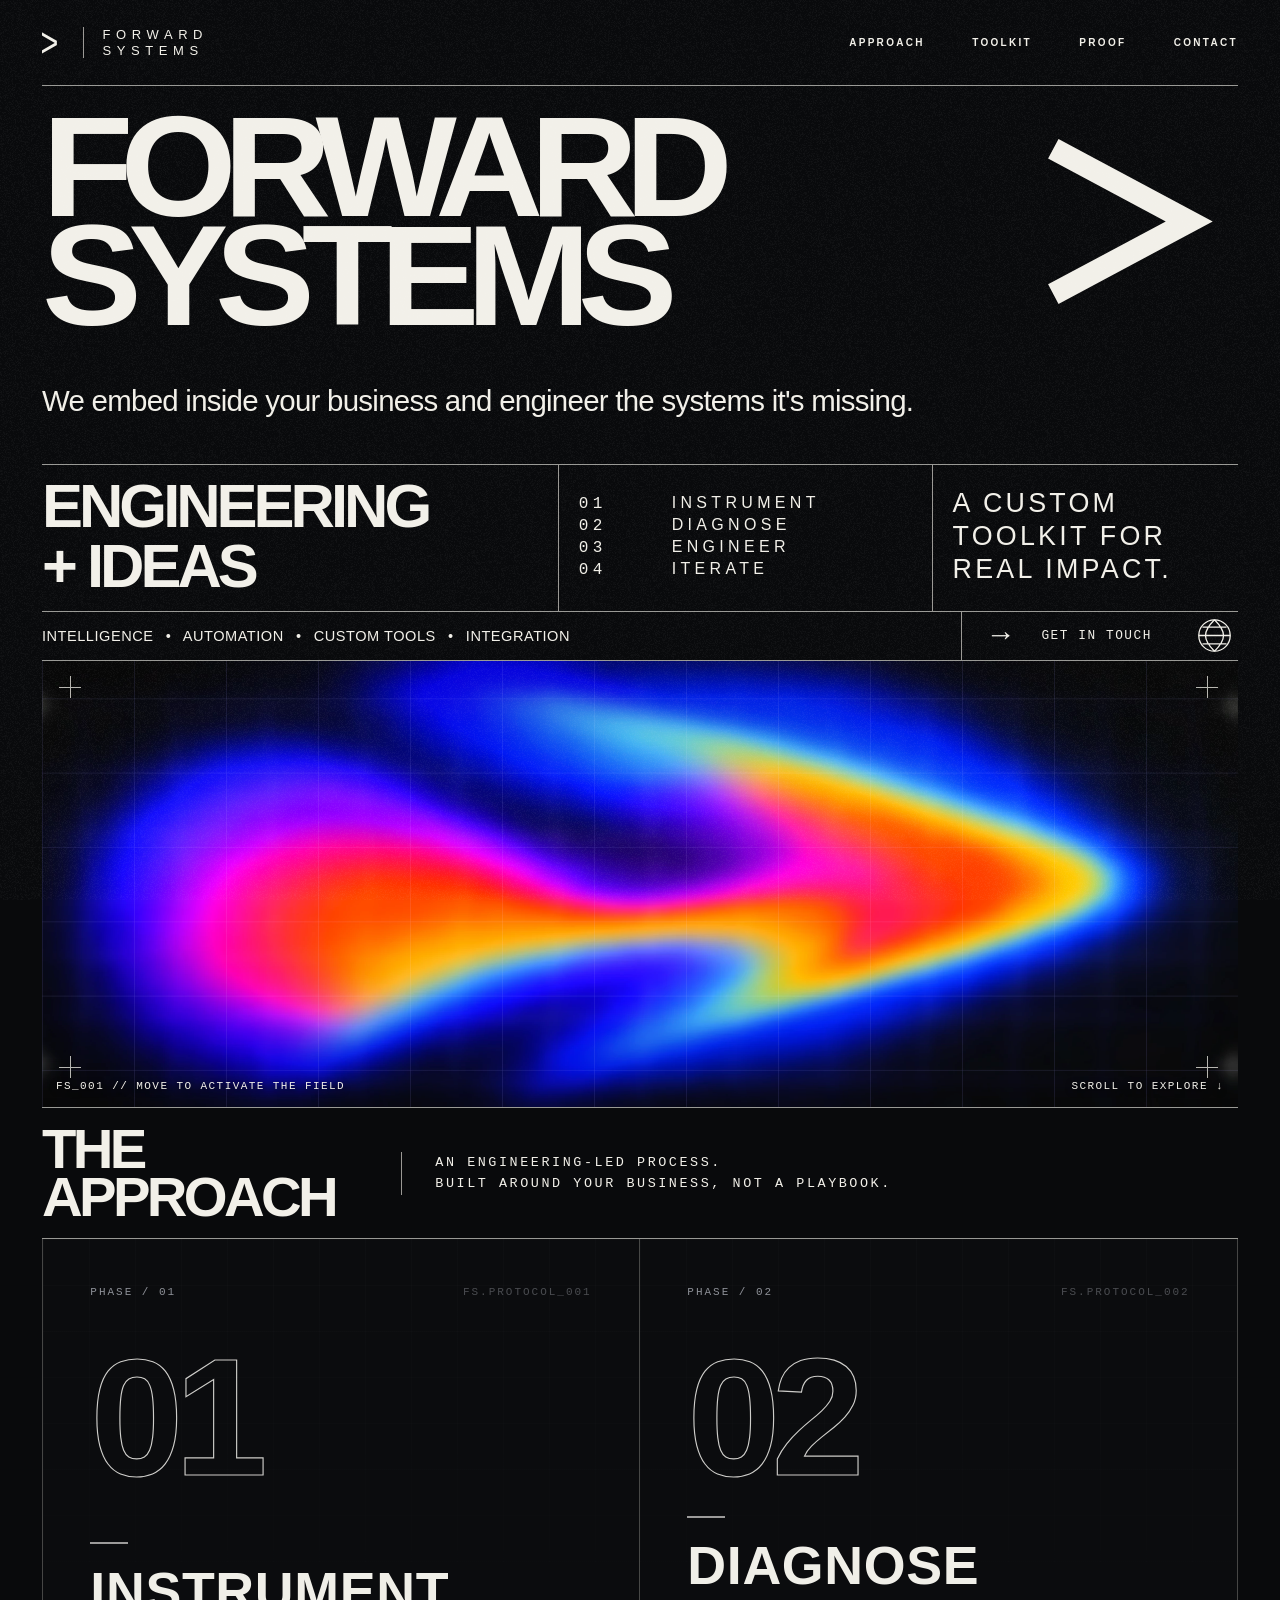
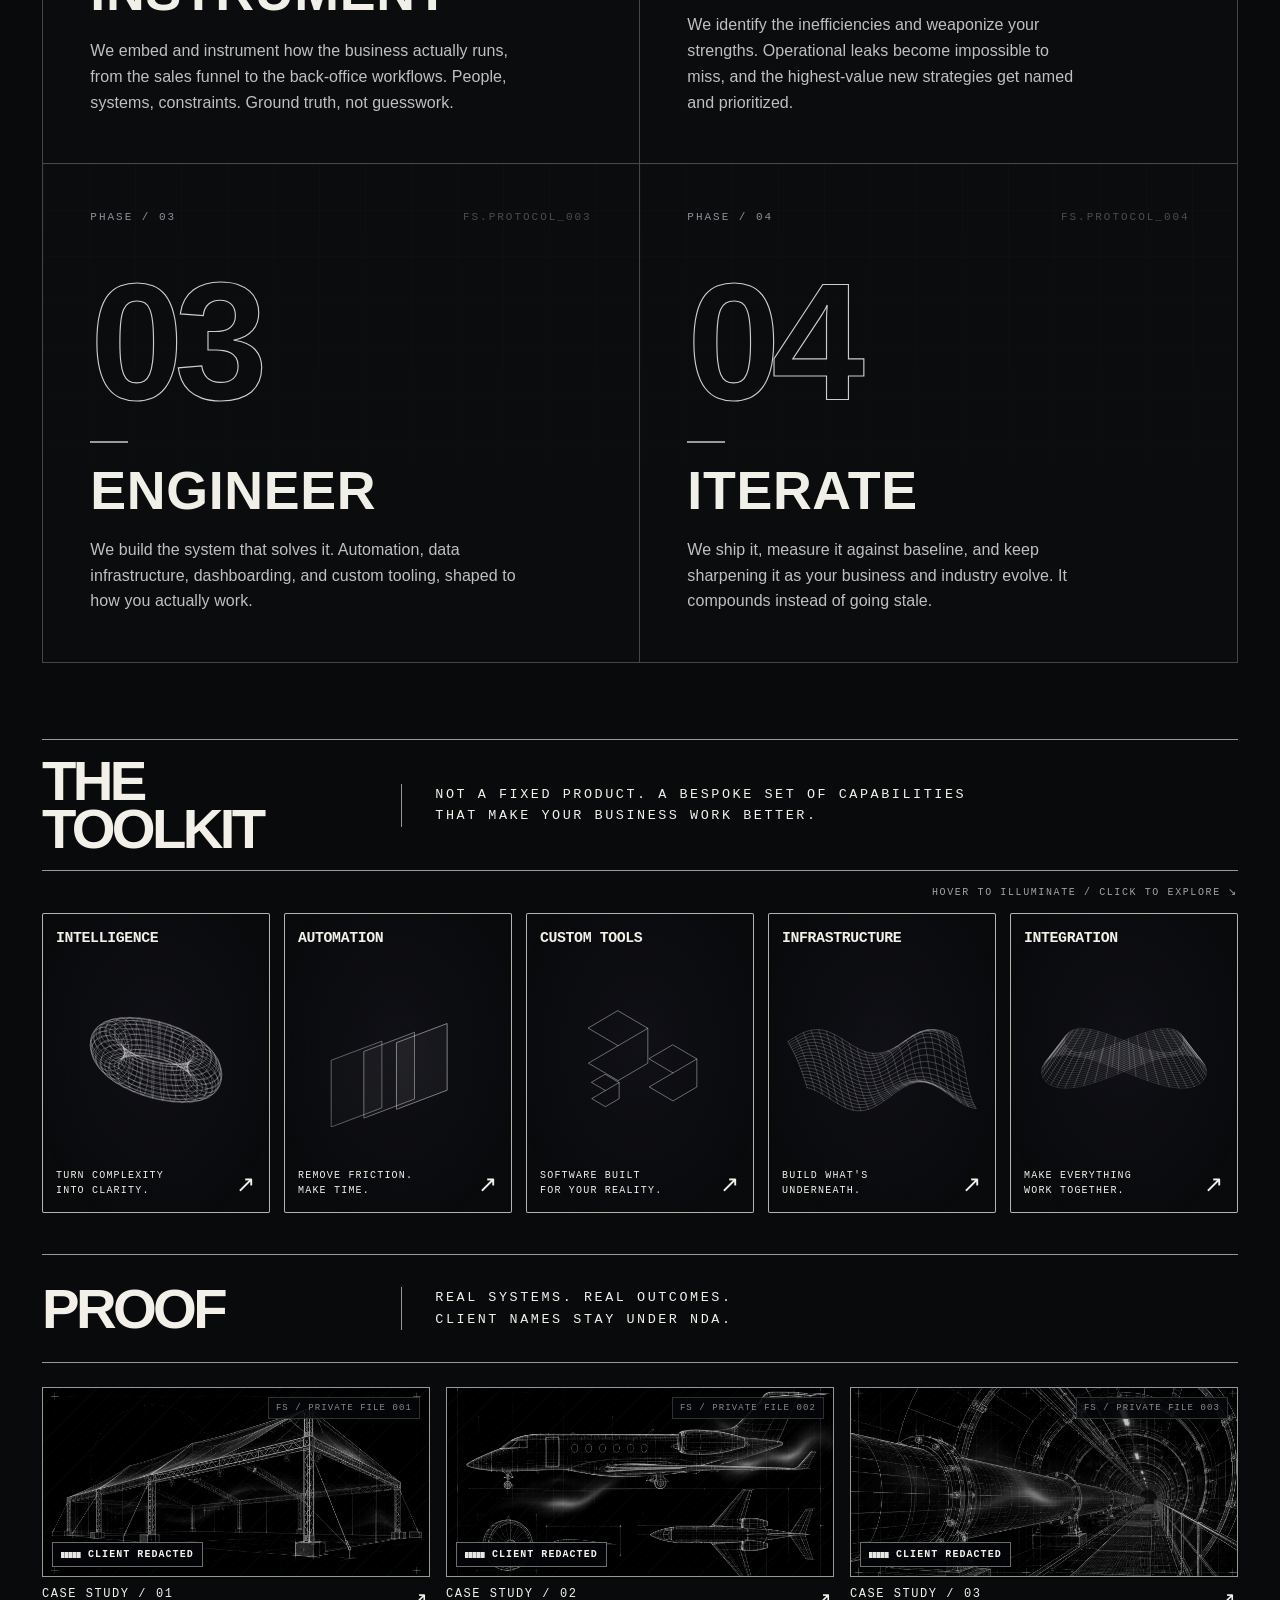
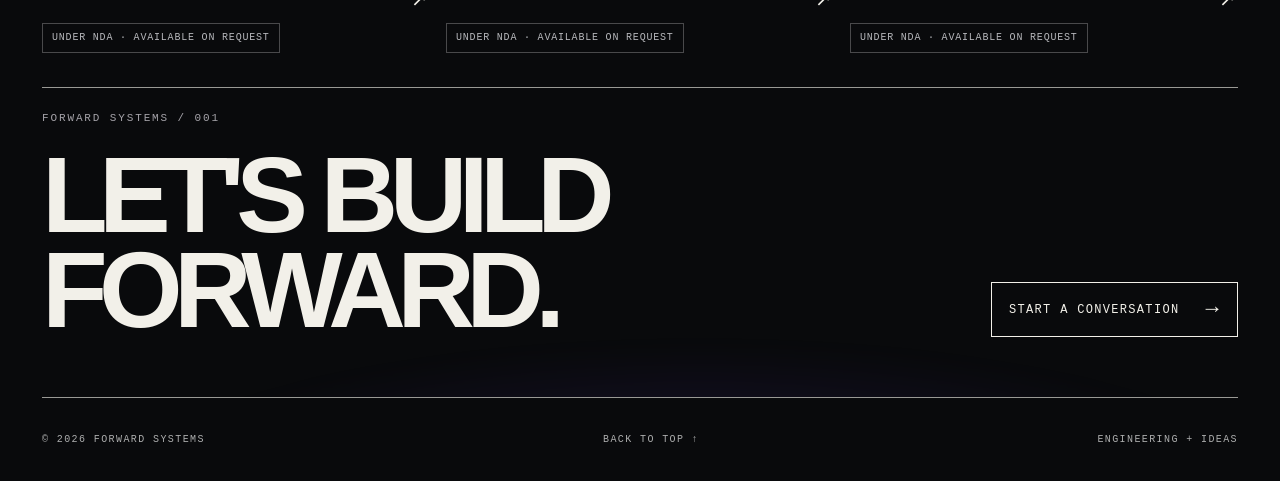
<file: index.html>
<!doctype html>
<html lang="en">
<head>
  <meta charset="utf-8">
  <meta name="viewport" content="width=device-width, initial-scale=1">
  <meta name="theme-color" content="#090a0c">
  <meta name="description" content="Forward Systems embeds inside organizations to find friction and build bespoke technology, tools, and workflows that transform business.">
  <title>Forward Systems | Engineering + Ideas</title>
  <link rel="icon" href="assets/favicon.svg" type="image/svg+xml">
  <link rel="preload" as="image" href="assets/heatmap-hero.webp">
  <link rel="stylesheet" href="styles.css?v=7.2">
  <script src="script.js?v=7.1" defer></script>
  <script src="hero-fluid.js?v=7" defer></script>
</head>
<body>
  <div class="page-wrap" id="top">
    <header class="masthead" aria-label="Main navigation">
      <a class="site-signature" href="#top" aria-label="Forward Systems, home"><span class="micro-chevron" aria-hidden="true">&gt;</span><span class="signature-name">FORWARD<br>SYSTEMS</span></a>
      <nav class="site-links" id="site-links" aria-label="Sections">
        <a href="#approach">APPROACH</a>
        <a href="#toolkit">TOOLKIT</a>
        <a href="#applications">PROOF</a>
        <a href="#contact">CONTACT</a>
      </nav>
      <button class="menu-toggle" id="menu-toggle" type="button" aria-controls="site-links" aria-expanded="false" aria-label="Toggle navigation"><span></span><span></span></button>
    </header>

    <main>
      <section class="splash" aria-labelledby="splash-heading">
        <div class="hero-heading-row">
          <h1 id="splash-heading">FORWARD<br>SYSTEMS</h1>
          <div class="hero-glyph" aria-hidden="true"><svg viewBox="0 0 190 190"><path d="M25 25 L156 95 L25 165" stroke="currentColor" stroke-width="23" stroke-linecap="square" stroke-linejoin="miter" fill="none"/></svg></div>
        </div>
        <p class="hero-positioning">We embed inside your business and engineer the systems it's missing.</p>
        <div class="intro-matrix">
          <div class="intro-main">ENGINEERING<br><span>+ IDEAS</span></div>
          <div class="intro-steps"><span><b>01</b> INSTRUMENT</span><span><b>02</b> DIAGNOSE</span><span><b>03</b> ENGINEER</span><span><b>04</b> ITERATE</span></div>
          <div class="intro-belief">A CUSTOM<br>TOOLKIT FOR<br>REAL IMPACT.</div>
        </div>
        <div class="ticker">
          <span class="ticker-list">INTELLIGENCE <i>•</i> AUTOMATION <i>•</i> CUSTOM TOOLS <i>•</i> INTEGRATION</span>
          <a href="#contact" class="ticker-link"><span aria-hidden="true">→</span> GET IN TOUCH</a>
          <span class="globe" aria-hidden="true"><svg viewBox="0 0 40 40" fill="none" stroke="currentColor" stroke-width="1.4"><circle cx="20" cy="20" r="17"/><path d="M3 20h34M20 3c-13 13-13 21 0 34M20 3c13 13 13 21 0 34M7 11h26M7 29h26"/></svg></span>
        </div>
        <div class="heatmap-stage" id="heatmap-stage" aria-label="Live ultraviolet color field flowing through a technical grid">
          <img class="heatmap-fallback" src="assets/heatmap-hero.webp" alt="An infrared-inspired ribbon of electric blue, orange, and magenta light flowing through a dark geometric grid" fetchpriority="high">
          <canvas class="heatmap-fluid" id="heatmap-fluid" aria-hidden="true"></canvas>
          <div class="heatmap-grid" aria-hidden="true"></div>
          <div class="heatmap-cursor" aria-hidden="true"></div>
          <span class="heatmap-corner top-left" aria-hidden="true"></span><span class="heatmap-corner top-right" aria-hidden="true"></span><span class="heatmap-corner bottom-left" aria-hidden="true"></span><span class="heatmap-corner bottom-right" aria-hidden="true"></span>
          <div class="heatmap-meta"><span id="heatmap-instruction">FS_001 // MOVE TO ACTIVATE THE FIELD</span><span>SCROLL TO EXPLORE ↓</span></div>
        </div>
      </section>

      <section class="content-section approach-section" id="approach" aria-labelledby="approach-heading">
        <div class="section-heading-row">
          <h2 id="approach-heading">THE<br>APPROACH</h2>
          <p>AN ENGINEERING-LED PROCESS.<br>BUILT AROUND YOUR BUSINESS, NOT A PLAYBOOK.</p>
        </div>
        <div class="process-grid" aria-label="The four stages of the Forward Systems process">
          <article class="process-tile" aria-labelledby="process-title-01">
            <div class="process-topline"><span>PHASE / 01</span><span>FS.PROTOCOL_001</span></div>
            <div class="process-number" aria-hidden="true">01</div>
            <div class="process-copy">
              <h3 id="process-title-01">INSTRUMENT</h3>
              <p>We embed and instrument how the business actually runs, from the sales funnel to the back-office workflows. People, systems, constraints. Ground truth, not guesswork.</p>
            </div>
          </article>
          <article class="process-tile" aria-labelledby="process-title-02">
            <div class="process-topline"><span>PHASE / 02</span><span>FS.PROTOCOL_002</span></div>
            <div class="process-number" aria-hidden="true">02</div>
            <div class="process-copy">
              <h3 id="process-title-02">DIAGNOSE</h3>
              <p>We identify the inefficiencies and weaponize your strengths. Operational leaks become impossible to miss, and the highest-value new strategies get named and prioritized.</p>
            </div>
          </article>
          <article class="process-tile" aria-labelledby="process-title-03">
            <div class="process-topline"><span>PHASE / 03</span><span>FS.PROTOCOL_003</span></div>
            <div class="process-number" aria-hidden="true">03</div>
            <div class="process-copy">
              <h3 id="process-title-03">ENGINEER</h3>
              <p>We build the system that solves it. Automation, data infrastructure, dashboarding, and custom tooling, shaped to how you actually work.</p>
            </div>
          </article>
          <article class="process-tile" aria-labelledby="process-title-04">
            <div class="process-topline"><span>PHASE / 04</span><span>FS.PROTOCOL_004</span></div>
            <div class="process-number" aria-hidden="true">04</div>
            <div class="process-copy">
              <h3 id="process-title-04">ITERATE</h3>
              <p>We ship it, measure it against baseline, and keep sharpening it as your business and industry evolve. It compounds instead of going stale.</p>
            </div>
          </article>
        </div>
      </section>

      <section class="content-section toolkit-section" id="toolkit" aria-labelledby="toolkit-heading">
        <div class="section-heading-row">
          <h2 id="toolkit-heading">THE<br>TOOLKIT</h2>
          <p>NOT A FIXED PRODUCT. A BESPOKE SET OF CAPABILITIES<br>THAT MAKE YOUR BUSINESS WORK BETTER.</p>
        </div>
        <p class="micro-instruction">HOVER TO ILLUMINATE / CLICK TO EXPLORE <span aria-hidden="true">↘</span></p>
        <div class="toolkit-grid">
          <button type="button" class="tool-card" data-tool="intelligence" aria-pressed="false" aria-label="Flip Intelligence card to read details">
            <span class="flip-inner"><span class="flip-front"><strong>INTELLIGENCE</strong><span class="tool-art"><img src="assets/intelligence.svg" alt=""></span><span class="card-foot">TURN COMPLEXITY<br>INTO CLARITY.<b aria-hidden="true">↗</b></span></span><span class="flip-back"><span class="back-overline">01 / TOOLKIT <b aria-hidden="true">×</b></span><strong>INTELLIGENCE</strong><span>Research systems, knowledge infrastructure, and decision tools that turn scattered information into answers you can act on.</span><small>TAP TO RETURN ↶</small></span></span>
          </button>
          <button type="button" class="tool-card" data-tool="automation" aria-pressed="false" aria-label="Flip Automation card to read details">
            <span class="flip-inner"><span class="flip-front"><strong>AUTOMATION</strong><span class="tool-art"><img src="assets/automation.svg" alt=""></span><span class="card-foot">REMOVE FRICTION.<br>MAKE TIME.<b aria-hidden="true">↗</b></span></span><span class="flip-back"><span class="back-overline">02 / TOOLKIT <b aria-hidden="true">×</b></span><strong>AUTOMATION</strong><span>Connected workflows that kill the repetitive work, cut the errors, and give your team their hours back.</span><small>TAP TO RETURN ↶</small></span></span>
          </button>
          <button type="button" class="tool-card" data-tool="tools" aria-pressed="false" aria-label="Flip Custom Tools card to read details">
            <span class="flip-inner"><span class="flip-front"><strong>CUSTOM TOOLS</strong><span class="tool-art"><img src="assets/tools.svg" alt=""></span><span class="card-foot">SOFTWARE BUILT<br>FOR YOUR REALITY.<b aria-hidden="true">↗</b></span></span><span class="flip-back"><span class="back-overline">03 / TOOLKIT <b aria-hidden="true">×</b></span><strong>CUSTOM TOOLS</strong><span>Dashboards, internal apps, and products built for how your business actually works, not how a platform wishes it did.</span><small>TAP TO RETURN ↶</small></span></span>
          </button>
          <button type="button" class="tool-card" data-tool="infrastructure" aria-pressed="false" aria-label="Flip Infrastructure card to read details">
            <span class="flip-inner"><span class="flip-front"><strong>INFRASTRUCTURE</strong><span class="tool-art"><img src="assets/infrastructure.svg" alt=""></span><span class="card-foot">BUILD WHAT'S<br>UNDERNEATH.<b aria-hidden="true">↗</b></span></span><span class="flip-back"><span class="back-overline">04 / TOOLKIT <b aria-hidden="true">×</b></span><strong>INFRASTRUCTURE</strong><span>The foundations underneath: data pipelines, architecture, and APIs built to scale instead of break.</span><small>TAP TO RETURN ↶</small></span></span>
          </button>
          <button type="button" class="tool-card" data-tool="integration" aria-pressed="false" aria-label="Flip Integration card to read details">
            <span class="flip-inner"><span class="flip-front"><strong>INTEGRATION</strong><span class="tool-art"><img src="assets/integration.svg" alt=""></span><span class="card-foot">MAKE EVERYTHING<br>WORK TOGETHER.<b aria-hidden="true">↗</b></span></span><span class="flip-back"><span class="back-overline">05 / TOOLKIT <b aria-hidden="true">×</b></span><strong>INTEGRATION</strong><span>We connect the fragmented platforms, data, and teams that today operate as islands.</span><small>TAP TO RETURN ↶</small></span></span>
          </button>
        </div>
      </section>

      <section class="content-section applications-section" id="applications" aria-labelledby="applications-heading">
        <div class="section-heading-row compact-heading">
          <h2 id="applications-heading">PROOF</h2>
          <p>REAL SYSTEMS. REAL OUTCOMES.<br>CLIENT NAMES STAY UNDER NDA.</p>
        </div>
        <div class="applications-grid" aria-label="Private case studies, available on request">
          <button type="button" class="application-card" data-case-study="01" aria-label="Request access to Case Study 01">
            <span class="application-preview"><img src="assets/case-event-tent.webp" alt="Architectural wireframe schematic of a truss-supported event pavilion" loading="lazy"><span class="case-client-mark" aria-hidden="true"><span class="redaction-mini"></span>CLIENT REDACTED</span><span class="case-art-mark" aria-hidden="true">FS / PRIVATE FILE 001</span></span>
            <span class="application-caption"><span>CASE STUDY / 01</span><span aria-hidden="true">↗</span></span>
            <span class="case-status">UNDER NDA · AVAILABLE ON REQUEST</span>
          </button>
          <button type="button" class="application-card" data-case-study="02" aria-label="Request access to Case Study 02">
            <span class="application-preview"><img src="assets/case-private-jet.webp" alt="Engineering wireframe schematic of a private jet with technical views" loading="lazy"><span class="case-client-mark" aria-hidden="true"><span class="redaction-mini"></span>CLIENT REDACTED</span><span class="case-art-mark" aria-hidden="true">FS / PRIVATE FILE 002</span></span>
            <span class="application-caption"><span>CASE STUDY / 02</span><span aria-hidden="true">↗</span></span>
            <span class="case-status">UNDER NDA · AVAILABLE ON REQUEST</span>
          </button>
          <button type="button" class="application-card" data-case-study="03" aria-label="Request access to Case Study 03">
            <span class="application-preview"><img src="assets/case-pipeline-tunnel.webp" alt="Technical wireframe of an industrial pipeline inside a deep perspective tunnel" loading="lazy"><span class="case-client-mark" aria-hidden="true"><span class="redaction-mini"></span>CLIENT REDACTED</span><span class="case-art-mark" aria-hidden="true">FS / PRIVATE FILE 003</span></span>
            <span class="application-caption"><span>CASE STUDY / 03</span><span aria-hidden="true">↗</span></span>
            <span class="case-status">UNDER NDA · AVAILABLE ON REQUEST</span>
          </button>
        </div>
      </section>

      <section class="contact-section" id="contact">
        <div class="contact-label">FORWARD SYSTEMS / 001</div>
        <div class="contact-content"><h2>LET'S BUILD<br>FORWARD.</h2><button type="button" class="contact-button" id="contact-trigger">START A CONVERSATION <span aria-hidden="true">→</span></button></div>
      </section>
    </main>
    <footer class="page-footer"><span>© <span id="year"></span> FORWARD SYSTEMS</span><a href="#top">BACK TO TOP ↑</a><span>ENGINEERING + IDEAS</span></footer>
  </div>

  <dialog class="contact-dialog" id="contact-dialog" aria-labelledby="contact-title"><div class="dialog-content"><button type="button" class="dialog-exit" data-close-dialog aria-label="Close">×</button><div class="dialog-kicker">FORWARD SYSTEMS / CONTACT</div><h2 id="contact-title">WHAT ISN'T<br>WORKING?</h2><p>Tell us what you're trying to change. We'll start with a conversation.</p><form id="inquiry-form" action="thank-you.html" method="POST" name="forward-inquiries" data-netlify="true" netlify-honeypot="bot-field"><input type="hidden" name="form-name" value="forward-inquiries"><p class="honeypot"><label>Do not fill this field <input name="bot-field"></label></p><div class="contact-fields"><label>NAME<input required name="name" autocomplete="name" placeholder="Your name"></label><label>EMAIL<input required type="email" name="email" autocomplete="email" placeholder="Your email"></label><label class="wide">WHAT ARE YOU WORKING ON?<textarea required rows="4" name="message" placeholder="A few words about your business or challenge"></textarea></label></div><button type="submit" class="submit-btn">SEND INQUIRY →</button><p id="form-note" class="form-note">Form delivery is configured for Netlify hosting.</p></form></div></dialog>
</body>
</html>
</file>
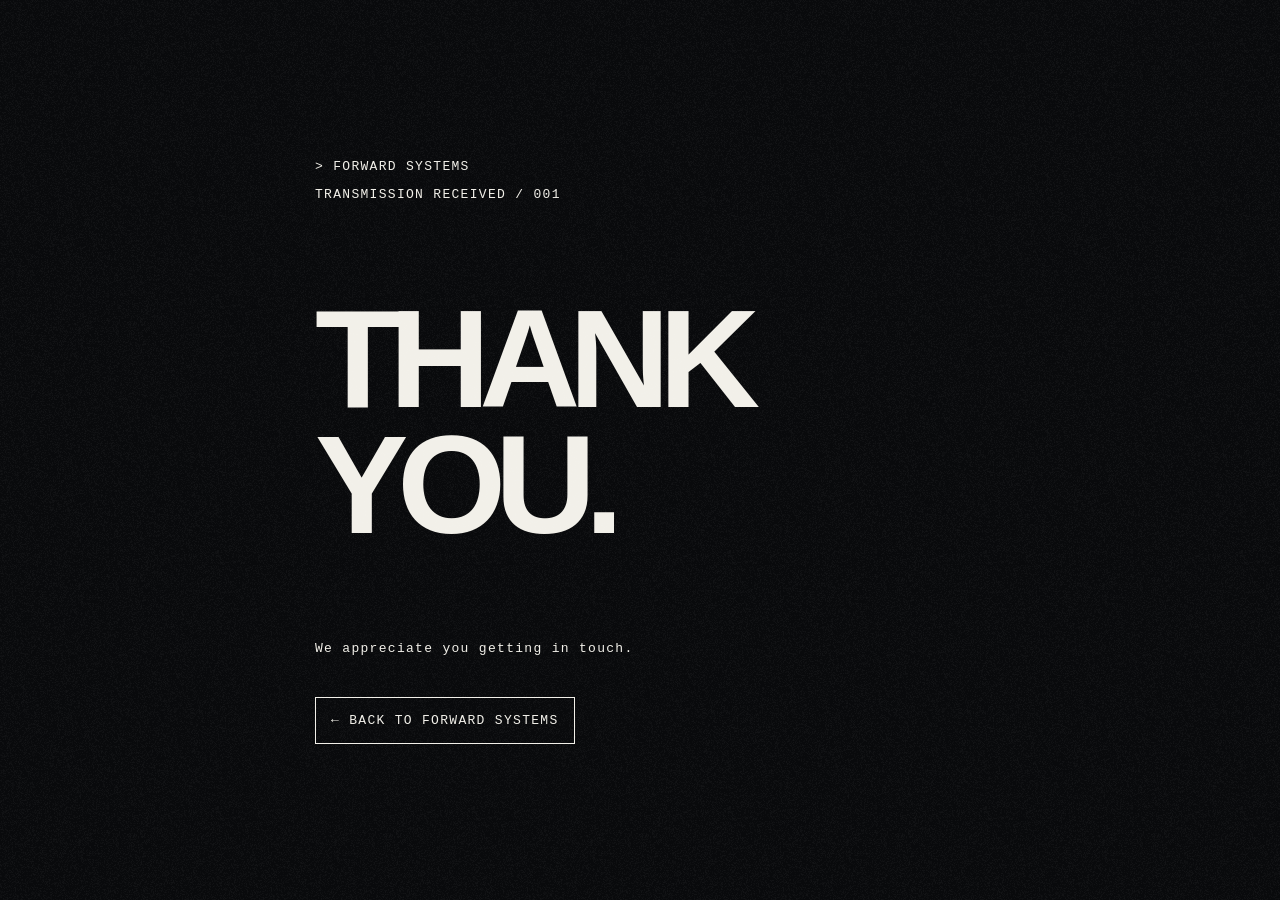
<file: thank-you.html>
<!doctype html><html lang="en"><head><meta charset="utf-8"><meta name="viewport" content="width=device-width,initial-scale=1"><title>Message received | Forward Systems</title><link rel="stylesheet" href="styles.css"></head><body class="thanks-page"><div><a href="index.html" class="thanks-logo">&gt; FORWARD SYSTEMS</a><p>TRANSMISSION RECEIVED / 001</p><h1>THANK YOU.</h1><p>We appreciate you getting in touch.</p><a href="index.html" class="thanks-back">← BACK TO FORWARD SYSTEMS</a></div></body></html>
</file>
<file: styles.css>
:root{--ink:#090a0c;--chalk:#f2f0e9;--faint:#a7a8aa;--line:rgba(243,241,232,.62);--thin:rgba(243,241,232,.26);--shadow:#14151a;--violet:#ad54ff;--blue:#3a9dff;--green:#baff37}
*{box-sizing:border-box}
html{scroll-behavior:smooth;scroll-padding-top:1.2rem}
body{margin:0;background:#090a0c;color:var(--chalk);font-family:Arial,Helvetica,sans-serif;-webkit-font-smoothing:antialiased}
body:after{content:"";background-image:url('assets/grain.png');background-size:256px 256px;position:fixed;inset:0;pointer-events:none;z-index:20;opacity:.26;mix-blend-mode:screen}
button,input,textarea{font:inherit}
button,a{-webkit-tap-highlight-color:transparent}
button{cursor:pointer}
a{color:inherit;text-decoration:none}
:focus-visible{outline:2px solid var(--green);outline-offset:4px}
.page-wrap{width:min(100% - 84px,1430px);margin:auto;overflow:clip}
.masthead{height:86px;display:flex;align-items:center;justify-content:space-between;border-bottom:1px solid var(--line);position:relative;z-index:10}
.site-signature{display:flex;align-items:center;gap:21px}
.micro-chevron{font-size:42px;line-height:.7;font-weight:300;transform:scaleX(.75);display:inline-block;margin-left:-5px}
.signature-name{font-size:13px;letter-spacing:.43em;line-height:1.16;border-left:1px solid var(--line);padding-left:19px}
.site-links{display:flex;gap:clamp(24px,3.7vw,67px);align-items:center}
.site-links a{font-size:10px;font-weight:700;letter-spacing:.23em;padding:8px 0;transition:color .22s}
.site-links a:hover{color:var(--green)}
.menu-toggle{display:none}
.splash{border-bottom:1px solid var(--line)}
.hero-heading-row{display:flex;align-items:center;justify-content:space-between;gap:5%;padding:22px 0 9px}
.hero-heading-row h1{margin:0;color:var(--chalk);font-family:Arial Black,Arial,Helvetica,sans-serif;font-weight:900;font-size:clamp(84px,11.7vw,178px);letter-spacing:-.089em;line-height:.76;transform:scaleY(.95);transform-origin:left center}
.hero-glyph{flex:0 0 18%;color:var(--chalk);display:grid;place-items:center}
.hero-glyph svg{width:85%;max-width:200px;height:auto}
.intro-matrix{display:grid;grid-template-columns:1.38fr 1fr .82fr;border-top:1px solid var(--line);border-bottom:1px solid var(--line);min-height:138px}
.intro-matrix>div{padding:13px 20px 16px;min-width:0}
.intro-matrix>div:first-child{padding-left:0}
.intro-matrix>div+div{border-left:1px solid var(--line)}
.intro-main{font-family:Arial Black,Arial,sans-serif;font-weight:900;line-height:.92;letter-spacing:-.065em;font-size:clamp(32px,4.8vw,69px)}
.intro-main span{display:inline-block;margin-top:4px}
.intro-steps{display:grid;gap:5px;align-content:center;font-size:clamp(13px,1.25vw,18px);letter-spacing:.27em;line-height:1}
.intro-steps span{white-space:nowrap}
.intro-steps b{font-weight:400;display:inline-block;margin-right:clamp(12px,4.4vw,70px);font-family:"Courier New",monospace}
.intro-belief{display:flex;align-items:center;font-size:clamp(17px,2.1vw,30px);line-height:1.23;letter-spacing:.12em}
.ticker{display:flex;align-items:center;min-height:48px;border-bottom:1px solid var(--line);gap:18px}
.ticker-list{flex:1;font-size:clamp(9px,1.14vw,16px);letter-spacing:.035em;white-space:nowrap}
.ticker-list i{font-style:normal;margin:0 .6vw}
.ticker-link{display:flex;align-items:center;gap:30px;font-family:'Courier New',monospace;letter-spacing:.12em;font-size:clamp(10px,1vw,14px);white-space:nowrap;border-left:1px solid var(--line);padding:0 26px 0 30px;min-height:48px;transition:background .25s,color .25s}
.ticker-link span{font-size:30px;line-height:0}
.ticker-link:hover{background:var(--chalk);color:var(--ink)}
.globe{width:37px;height:37px;flex:0 0 auto;margin-right:5px}.globe svg{width:100%;height:100%}
.heatmap-stage{position:relative;height:auto;aspect-ratio:2.68/1;background:#07080b;overflow:hidden;isolation:isolate}
.heatmap-stage .heatmap-fallback{width:100%;height:100%;object-fit:cover;display:block;object-position:50% 50%;transition:opacity .3s ease}
.heatmap-stage .heatmap-fluid{position:absolute;inset:0;width:100%;height:100%;display:block;opacity:0;pointer-events:none;transition:opacity .3s ease;z-index:0}
.heatmap-stage.fluid-ready .heatmap-fluid{opacity:1}
.heatmap-stage.fluid-ready .heatmap-fallback{opacity:0}
.heatmap-stage.fluid-ready{cursor:crosshair;touch-action:pan-y}
.heatmap-stage:before{content:"";position:absolute;inset:0;z-index:1;pointer-events:none;background:linear-gradient(to bottom,rgba(0,0,0,.1),transparent 30%,transparent 75%,rgba(0,0,0,.12))}
.heatmap-meta{position:absolute;bottom:15px;left:14px;right:14px;z-index:2;display:flex;justify-content:space-between;font:11px 'Courier New',monospace;letter-spacing:.13em;text-shadow:0 2px 6px black}
.heatmap-corner{position:absolute;width:25px;height:25px;z-index:2;opacity:.75}
.heatmap-corner:before,.heatmap-corner:after{content:"";position:absolute;background:var(--chalk)}
.heatmap-corner:before{width:22px;height:1px;top:12px;left:0}.heatmap-corner:after{width:1px;height:22px;left:11px;top:1px}
.heatmap-corner.top-left{left:17px;top:14px}.heatmap-corner.top-right{right:17px;top:14px}.heatmap-corner.bottom-left{left:17px;bottom:27px}.heatmap-corner.bottom-right{right:17px;bottom:27px}
.content-section{border-bottom:1px solid var(--line);padding:0 0 39px;scroll-margin-top:15px}
.section-heading-row{display:grid;grid-template-columns:30% 1fr;align-items:center;border-bottom:1px solid var(--line);min-height:119px}
.section-heading-row h2{font-family:Arial Black,Arial,Helvetica,sans-serif;font-size:clamp(38px,4.4vw,60px);font-weight:900;letter-spacing:-.065em;line-height:.85;margin:17px 0}
.section-heading-row p{border-left:1px solid var(--line);padding-left:4%;font-family:'Courier New',monospace;letter-spacing:.19em;font-size:clamp(11px,1.05vw,15px);line-height:1.6;max-width:700px}
/* Process 2x2 / industrial editorial system. No pictograms or hidden copy. */
.approach-section{padding-bottom:clamp(46px,6vw,100px)}
.process-grid{display:grid;grid-template-columns:repeat(2,minmax(0,1fr));border:1px solid var(--thin);border-top:0;isolation:isolate}
.process-tile{min-width:0;min-height:clamp(410px,34.5vw,516px);padding:clamp(26px,3.7vw,56px);display:flex;flex-direction:column;position:relative;overflow:hidden;background:#0b0c0e;isolation:isolate}
.process-tile:nth-child(odd){border-right:1px solid var(--thin)}
.process-tile:nth-child(-n+2){border-bottom:1px solid var(--thin)}
.process-tile::before{content:"";position:absolute;inset:0;z-index:-1;opacity:.42;pointer-events:none;background-image:linear-gradient(rgba(238,239,244,.038) 1px,transparent 1px),linear-gradient(90deg,rgba(238,239,244,.038) 1px,transparent 1px);background-size:46px 46px;background-position:0 0;mask-image:linear-gradient(to bottom,#000,transparent 82%)}
.process-tile::after{content:"";position:absolute;inset:0;z-index:-1;pointer-events:none;opacity:0;transform:scale(1.08);background:radial-gradient(ellipse at 78% 36%,rgba(108,75,228,.18),transparent 53%),radial-gradient(ellipse at 8% 13%,rgba(45,129,209,.075),transparent 55%);transition:opacity .5s ease,transform .7s ease}
.process-tile:hover::after{opacity:1;transform:scale(1)}
.process-topline{display:flex;justify-content:space-between;gap:16px;font:11px/1.1 'Courier New',monospace;letter-spacing:.18em;color:#8e9198;white-space:nowrap}
.process-topline span:last-child{opacity:.48}
.process-number{font-family:Impact,'Arial Narrow','Arial Black',Arial,sans-serif;font-weight:900;font-size:clamp(116px,13.1vw,196px);line-height:.8;letter-spacing:-.055em;color:#e5e3df;margin:clamp(36px,4vw,66px) 0 32px;transform-origin:left center;transition:color .4s ease,text-shadow .5s ease,transform .5s ease}
.process-tile:hover .process-number{color:#f8f8f9;text-shadow:14px 0 45px rgba(133,84,255,.18);transform:translateX(5px)}
.process-copy{margin-top:auto;max-width:560px;position:relative;z-index:1}
.process-copy::before{content:"";display:block;width:38px;height:2px;background:#9c9b9a;margin-bottom:22px;transition:width .45s,background .45s,box-shadow .45s}
.process-tile:hover .process-copy::before{width:86px;background:#b79cff;box-shadow:0 0 16px rgba(134,77,255,.55)}
.process-copy h3{font-family:Impact,'Arial Narrow','Arial Black',Arial,sans-serif;font-size:clamp(39px,4.2vw,65px);font-weight:900;line-height:.95;letter-spacing:.012em;margin:0 0 21px;color:#f0efe8}
.process-copy p{font:400 clamp(15px,1.25vw,18px)/1.62 Arial,Helvetica,sans-serif;color:#bfc0c2;max-width:48ch;letter-spacing:.004em;margin:0;text-wrap:pretty}
.toolkit-section{padding-bottom:41px}
.micro-instruction{text-align:right;font:10px 'Courier New',monospace;letter-spacing:.16em;color:#a3a3a4;margin:15px 0}
.toolkit-grid{display:grid;grid-template-columns:repeat(5,minmax(0,1fr));gap:14px}
.tool-card{background:none;color:var(--chalk);border:0;padding:0;text-align:left;position:relative;perspective:1200px;aspect-ratio:.76/1;min-height:250px}
.flip-inner{display:block;position:relative;width:100%;height:100%;transform-style:preserve-3d;transition:transform .7s cubic-bezier(.18,.7,.2,1)}
.tool-card.is-flipped .flip-inner{transform:rotateY(180deg)}
.flip-front,.flip-back{position:absolute;inset:0;border:1px solid rgba(246,246,238,.73);border-radius:2px;display:flex;flex-direction:column;overflow:hidden;backface-visibility:hidden;-webkit-backface-visibility:hidden}
.flip-front{padding:17px 13px 14px;background:radial-gradient(ellipse at 50% 45%,rgba(20,20,28,.65),transparent 80%)}
.flip-front:before{content:"";position:absolute;inset:0;background:radial-gradient(ellipse at 50% 65%,rgba(130,56,255,.12),transparent 67%);opacity:0;transition:opacity .4s;pointer-events:none}
.tool-card:hover .flip-front:before,.tool-card:focus-visible .flip-front:before{opacity:1}
.flip-front>strong{font-family:'Courier New',monospace;font-weight:700;white-space:nowrap;font-size:clamp(11px,1.16vw,17px);line-height:1;letter-spacing:-.025em}
.tool-art{flex:1;display:flex;align-items:center;justify-content:center;min-height:0}
.tool-art img{width:135%;max-height:240px;max-width:none;object-fit:contain;filter:grayscale(1) brightness(2.1);opacity:.9;transition:filter .48s ease,opacity .48s ease,transform .48s ease}
.tool-card:hover .tool-art img,.tool-card:focus-visible .tool-art img{filter:grayscale(0) drop-shadow(0 0 12px rgba(127,61,247,.45));opacity:1;transform:scale(1.075)}
.card-foot{display:block;font:10px/1.45 'Courier New',monospace;letter-spacing:.12em;position:relative;padding-right:23px}
.card-foot b{position:absolute;right:0;bottom:0;font:23px Arial,sans-serif}
.flip-back{transform:rotateY(180deg);padding:17px;background:radial-gradient(ellipse at 95% 90%,rgba(115,54,207,.27),transparent 58%),linear-gradient(135deg,#101018,#060a13);border-color:var(--violet);box-shadow:0 0 22px rgba(141,62,255,.17)}
.back-overline{display:flex;justify-content:space-between;font:10px 'Courier New',monospace;letter-spacing:.12em;color:#bbbac4}
.back-overline b{font-size:23px;color:var(--chalk);font-weight:400;line-height:.55}
.flip-back strong{font:700 clamp(16px,1.6vw,23px)/1.1 Arial, sans-serif;letter-spacing:-.04em;margin-top:27px}
.flip-back>span:nth-of-type(2){font-size:clamp(11px,1.13vw,15px);line-height:1.55;margin-top:18px;max-width:260px;color:#e8e4f1}
.flip-back small{margin-top:auto;font:10px 'Courier New',monospace;letter-spacing:.08em;color:#a9a4c4}
.compact-heading{min-height:108px}
.applications-section{padding-bottom:34px}
.applications-grid{display:grid;grid-template-columns:repeat(3,minmax(0,1fr));gap:16px;margin-top:24px}
.application-card{color:var(--chalk);border:0;background:none;padding:0;min-width:0;text-align:left}
.application-preview{display:block;position:relative;aspect-ratio:2.4/1;overflow:hidden;border:1px solid var(--line);background:#0a0b10;transition:border-color .3s}
.application-preview:after{content:"";position:absolute;inset:0;background:radial-gradient(ellipse at center,rgba(117,66,235,.14),transparent 70%);opacity:0;transition:opacity .4s}
.application-preview img{width:100%;height:100%;object-fit:contain;filter:grayscale(1) brightness(2.0);opacity:.9;transition:filter .45s,opacity .45s,transform .45s}
.application-card:hover .application-preview img,.application-card:focus-visible .application-preview img{filter:grayscale(0) drop-shadow(0 0 14px rgba(108,82,226,.45));opacity:1;transform:scale(1.12)}
.application-card:hover .application-preview:after{opacity:1}
.application-caption{display:flex;justify-content:space-between;margin-top:10px;font:12px 'Courier New',monospace;letter-spacing:.13em}
.application-caption span:last-child{font:20px Arial,sans-serif}
.contact-section{position:relative;padding:24px 0 60px;border-bottom:1px solid var(--line);min-height:260px;overflow:hidden}
.contact-section:before{position:absolute;pointer-events:none;content:"";inset:auto 0 -110px 0;height:180px;background:radial-gradient(ellipse at 55% 96%,rgba(100,53,220,.18),transparent 64%);filter:blur(10px)}
.contact-label{font:11px 'Courier New',monospace;letter-spacing:.17em;color:#a5a3a9}
.contact-content{display:flex;align-items:end;justify-content:space-between;gap:30px;margin-top:24px;position:relative}
.contact-content h2{font-family:Arial Black,Arial,sans-serif;font-weight:900;font-size:clamp(49px,8.4vw,113px);letter-spacing:-.08em;line-height:.88;margin:0}
.contact-button{border:1px solid var(--chalk);background:none;color:var(--chalk);padding:14px 17px;font:12px 'Courier New',monospace;letter-spacing:.11em;white-space:nowrap;display:flex;gap:26px;align-items:center;transition:background .22s,color .22s}
.contact-button:hover{background:var(--chalk);color:var(--ink)}
.contact-button span{font-size:22px}
.page-footer{min-height:83px;display:flex;gap:25px;justify-content:space-between;align-items:center;color:#adaeae;font:10px 'Courier New',monospace;letter-spacing:.14em}
.page-footer a:hover{color:var(--green)}
/* Accessible dialogs */
dialog{border:1px solid #d5d0ce;color:var(--chalk);background:#0b0c10;box-shadow:0 25px 130px rgba(0,0,0,.9);width:min(calc(100% - 40px),640px);max-height:calc(100dvh - 40px);padding:0}
dialog::backdrop{background:rgba(0,0,0,.8);backdrop-filter:blur(7px)}
.dialog-content{padding:35px 39px 44px;position:relative}
.dialog-exit{position:absolute;top:11px;right:17px;background:none;border:0;color:var(--chalk);font-size:34px;font-weight:200}
.dialog-kicker{font:12px 'Courier New',monospace;letter-spacing:.19em;color:#af9fce;margin-bottom:20px}
dialog h2{font-family:Arial Black,Arial,sans-serif;font-size:clamp(36px,5vw,60px);line-height:.91;letter-spacing:-.06em;margin:0}
dialog p{font-size:17px;line-height:1.55;color:#c9c6cb;margin:22px 0 30px}
.dialog-link,.submit-btn{display:inline-flex;padding:14px 18px;background:transparent;border:1px solid var(--chalk);color:var(--chalk);font:12px 'Courier New',monospace;letter-spacing:.1em}
.dialog-link:hover,.submit-btn:hover{background:var(--chalk);color:#090a0c}
.contact-fields{display:grid;grid-template-columns:1fr 1fr;gap:16px}
.contact-fields label{font:11px 'Courier New',monospace;letter-spacing:.11em;display:flex;flex-direction:column;gap:9px}
.contact-fields label.wide{grid-column:1/-1}
.contact-fields input,.contact-fields textarea{background:transparent;border:1px solid #727279;border-radius:0;color:var(--chalk);font:14px Arial,sans-serif;letter-spacing:normal;padding:12px 10px;min-width:0;outline:none}
.contact-fields input:focus,.contact-fields textarea:focus{border-color:var(--violet)}
.submit-btn{margin-top:20px;width:100%;justify-content:center;cursor:pointer}
.honeypot{display:none}
#form-note{font:11px 'Courier New',monospace;margin:14px 0 0;color:#8e8a91}
#form-note.is-warning{color:#efbc71}
.thanks-page{min-height:100vh;display:grid;place-items:center}.thanks-page>div{max-width:700px;padding:25px}.thanks-page h1{font:900 clamp(64px,11vw,140px)/.9 Arial Black,Arial,sans-serif;letter-spacing:-.08em}.thanks-page p,.thanks-logo,.thanks-back{font:13px 'Courier New',monospace;letter-spacing:.1em}.thanks-back{display:inline-block;padding:15px;border:1px solid var(--chalk);margin-top:28px}
/* Responsive */
@media(max-width:1100px){.page-wrap{width:calc(100% - 50px)}.hero-heading-row h1{font-size:clamp(69px,11.7vw,127px)}.intro-steps b{margin-right:25px}.toolkit-grid{gap:10px}.tool-card{min-height:235px}.flip-front{padding:12px 9px}.flip-back{padding:14px 11px}.flip-back strong{margin-top:12px}}
@media(max-width:760px){
.page-wrap{width:calc(100% - 30px)}.masthead{height:67px}.signature-name{font-size:10px;letter-spacing:.32em}.micro-chevron{font-size:32px}.site-signature{gap:14px}.signature-name{padding-left:12px}
.menu-toggle{width:41px;height:40px;border:1px solid var(--line);background:none;display:flex;flex-direction:column;justify-content:center;gap:6px;align-items:center}.menu-toggle span{width:19px;height:1px;background:var(--chalk)}
.site-links{display:none;position:absolute;right:0;top:66px;width:min(280px,100%);padding:17px;gap:0;background:#0a0b0e;border:1px solid var(--line);flex-direction:column;align-items:stretch}.site-links.open{display:flex}.site-links a{padding:16px;border-bottom:1px solid var(--thin)}
.hero-heading-row{padding:27px 0 20px;gap:5px}.hero-heading-row h1{font-size:clamp(53px,12vw,90px);letter-spacing:-.088em}.hero-glyph{flex-basis:16%}.hero-glyph svg{width:100%}
.intro-matrix{grid-template-columns:1fr 1fr;min-height:unset}.intro-matrix>div{padding:13px 10px}.intro-matrix>div:first-child{padding-left:0}.intro-matrix>div:nth-child(3){grid-column:1/-1;border-left:0;border-top:1px solid var(--line);padding:10px 0 13px;display:block}.intro-main{font-size:clamp(25px,5.6vw,45px)}.intro-steps{font-size:12px;letter-spacing:.14em;gap:4px}.intro-steps b{margin-right:10px}.intro-belief{font-size:15px;letter-spacing:.09em}.intro-belief br{display:none}
.ticker{gap:8px;min-height:40px}.ticker-list{font-size:9px;overflow:hidden;text-overflow:clip;white-space:nowrap;line-height:1.4}.ticker-list i{margin:0 4px}.ticker-link{min-height:40px;font-size:9px;gap:7px;padding:0 8px}.ticker-link span{font-size:20px}.globe{display:none}
.heatmap-stage{aspect-ratio:1.7}.heatmap-stage .heatmap-fallback{object-fit:cover}.heatmap-meta{font-size:8px}.heatmap-corner{transform:scale(.7)}
.content-section{padding-bottom:24px}.section-heading-row{min-height:95px;grid-template-columns:40% 1fr}.section-heading-row h2{font-size:clamp(33px,6.1vw,52px)}.section-heading-row p{font-size:clamp(9px,1.5vw,11px);letter-spacing:.07em;padding-left:17px}
.process-grid{grid-template-columns:1fr}.process-tile{min-height:390px;padding:30px 27px}.process-tile:nth-child(odd){border-right:0}.process-tile:not(:last-child){border-bottom:1px solid var(--thin)}.process-topline{font-size:10px}.process-number{font-size:clamp(120px,25vw,175px);margin:30px 0 34px}.process-copy h3{font-size:clamp(42px,10vw,59px)}.process-copy p{font-size:16px;line-height:1.58;max-width:58ch}
.toolkit-grid{grid-template-columns:repeat(2,minmax(0,1fr));gap:11px}.tool-card{aspect-ratio:.83;min-height:250px}.flip-front{padding:13px}.flip-front>strong{font-size:14px}.tool-art img{width:110%}.tool-card:last-child{grid-column:1/-1;max-width:calc(50% - 6px);width:100%;justify-self:center}.flip-back strong{font-size:20px}.flip-back>span:nth-of-type(2){font-size:13px}.micro-instruction{font-size:9px;margin:14px 0}
.applications-grid{gap:10px}.application-caption{font-size:9px}.application-preview{aspect-ratio:1.5}.contact-section{min-height:230px}.contact-content{align-items:start;flex-direction:column}.contact-content h2{font-size:clamp(53px,10.5vw,80px)}.contact-button{font-size:11px}.page-footer{font-size:8px;min-height:70px}.page-footer span:last-child{display:none}
}
@media(max-width:460px){.hero-heading-row h1{font-size:clamp(47px,11.5vw,63px)}.intro-steps{font-size:10px}.intro-main{font-size:clamp(25px,6.2vw,33px)}.ticker-list{font-size:8px}.ticker-link{font-size:8px}.heatmap-stage{aspect-ratio:1.3}.heatmap-stage .heatmap-fallback{object-position:58% center}.heatmap-meta span:first-child{display:none}.heatmap-meta{justify-content:end}.section-heading-row p{font-size:10px}.tool-card{min-height:245px}.card-foot{font-size:9px}.tool-art img{width:135%}.applications-grid{grid-template-columns:1fr;gap:19px}.application-preview{aspect-ratio:2.9}.application-caption{font-size:11px}.contact-fields{grid-template-columns:1fr}.contact-fields label.wide{grid-column:auto}.dialog-content{padding:30px 20px}}
@media(prefers-reduced-motion:reduce){html{scroll-behavior:auto}*,*:before,*:after{transition-duration:0.01ms!important;animation-duration:0.01ms!important}}

@media(prefers-reduced-motion:reduce){.heatmap-stage .heatmap-fluid{display:none}.heatmap-stage .heatmap-fallback{opacity:1!important}}

@media(min-width:761px) and (max-width:1040px){
.process-tile{min-height:470px;padding:30px 28px}
.process-number{font-size:clamp(115px,13vw,160px)}
.process-copy h3{font-size:clamp(39px,4.8vw,53px)}
.process-copy p{font-size:15px}
}
@media(max-width:460px){
.process-tile{min-height:400px;padding:26px 22px}
.process-topline{font-size:9px}
.process-number{font-size:132px;margin:30px 0 25px}
.process-copy h3{font-size:45px;margin-bottom:17px}
.process-copy p{font-size:15.5px;line-height:1.61}
}
@media(max-width:760px){
.approach-section .section-heading-row{grid-template-columns:1fr;gap:10px;padding:18px 0 22px}
.approach-section .section-heading-row h2{font-size:clamp(40px,9.2vw,64px);margin:0}
.approach-section .section-heading-row p{border-left:0;padding:0;margin:0;max-width:50ch;font-size:11px;line-height:1.7;letter-spacing:.12em}
}


/* V7 / COLOR FLOW: stationary grid overlays the dynamically advected color texture. */
.heatmap-stage .heatmap-grid{position:absolute;inset:0;z-index:1;pointer-events:none;opacity:0;transition:opacity .35s ease;background-image:linear-gradient(to right,rgba(144,139,223,.22) 1px,transparent 1px),linear-gradient(to bottom,rgba(144,139,223,.20) 1px,transparent 1px);background-size:calc(100% / 13) calc(100% / 6);background-position:center center;mix-blend-mode:screen}
.heatmap-stage.fluid-ready .heatmap-grid{opacity:.54}
.heatmap-stage .heatmap-cursor{position:absolute;z-index:1;width:10px;height:10px;left:var(--pointer-x,50%);top:var(--pointer-y,50%);transform:translate(-50%,-50%);border:1px solid rgba(220,210,255,.75);border-radius:50%;pointer-events:none;opacity:0;box-shadow:0 0 0 17px rgba(133,88,255,.035),0 0 17px rgba(133,88,255,.22);transition:opacity .3s ease}
.heatmap-stage.fluid-ready.is-engaged .heatmap-cursor{opacity:.75}
/* Outline treatment stays monochrome until activation, preserving V6 layout. */
.process-number{color:transparent!important;-webkit-text-fill-color:transparent;-webkit-text-stroke:1.15px rgba(239,238,233,.86);paint-order:stroke fill;text-shadow:none!important;transition:-webkit-text-stroke-color .42s ease,transform .5s ease}
.process-tile:hover .process-number{-webkit-text-stroke-color:#bba9f7;transform:translateX(5px)}
@supports not (-webkit-text-stroke: 1px white){.process-number{color:#e7e5df!important;-webkit-text-fill-color:initial}}
@media(max-width:700px){.process-number{-webkit-text-stroke-width:0.95px}.heatmap-stage .heatmap-grid{background-size:calc(100% / 8) calc(100% / 8)}}
@media(prefers-reduced-motion:reduce){.heatmap-stage .heatmap-grid,.heatmap-stage .heatmap-cursor{display:none}}

/* V7.1 / positioning line and confidential case-study presentation */
.hero-positioning{
  font:500 clamp(21px,2.3vw,34px)/1.24 Arial,Helvetica,sans-serif;
  letter-spacing:-.025em;
  max-width:900px;
  margin:0;
  padding:clamp(22px,3vw,38px) 0 clamp(25px,3.5vw,45px);
  color:var(--chalk);
  text-wrap:balance;
}
.application-card{display:flex;flex-direction:column;align-items:stretch}
.application-card .application-preview:before{
  content:"";
  position:absolute;z-index:1;inset:0;
  pointer-events:none;
  background:repeating-linear-gradient(135deg,transparent 0,transparent 12px,rgba(255,255,255,.018) 12px,rgba(255,255,255,.018) 13px);
}
.case-art-mark{
  position:absolute;z-index:2;right:9px;top:9px;
  font:9px 'Courier New',monospace;letter-spacing:.12em;
  color:rgba(244,242,234,.55);background:rgba(6,7,10,.83);
  border:1px solid rgba(244,242,234,.18);padding:5px 7px;
}
.case-status{
  display:inline-flex;align-items:center;align-self:flex-start;
  margin-top:12px;padding:7px 9px;
  font:10px/1.35 'Courier New',monospace;letter-spacing:.08em;
  border:1px solid rgba(238,238,238,.28);
  color:#b7b8bc;transition:color .3s,border-color .3s,background .3s;
}
.application-card:hover .case-status,.application-card:focus-visible .case-status{
  color:#e8dfff;border-color:rgba(171,126,255,.65);background:rgba(94,61,136,.12)
}
.application-card:focus-visible{outline-offset:6px}
@media(max-width:760px){
  .hero-positioning{font-size:clamp(20px,4.2vw,28px);max-width:34ch;padding:14px 0 24px}
  .case-status{font-size:8.5px;letter-spacing:.025em;padding:6px 5px}
  .case-art-mark{font-size:7px;right:5px;top:5px}
}
@media(max-width:460px){
  .hero-positioning{font-size:21px;line-height:1.3;padding:12px 0 22px}
  .tool-card{min-height:320px;aspect-ratio:auto;height:320px}
  .flip-back strong{font-size:17px;margin-top:10px}
  .flip-back>span:nth-of-type(2){font-size:12px;line-height:1.48;margin-top:11px}
  .case-status{font-size:10px;letter-spacing:.06em;padding:7px 9px}
  .case-art-mark{font-size:9px}
}


/* V7.2 / Case-study image system: precision wireframes, classified-file feel. */
.application-preview { aspect-ratio: 2.04/1; background: #06080d; isolation:isolate; }
.application-preview img {
  display:block;
  object-fit:cover;
  filter:grayscale(1) brightness(.82) contrast(1.1);
  opacity:.9;
  transform:scale(1.01);
  transition: filter .48s ease, opacity .48s ease, transform .7s cubic-bezier(.2,.7,.2,1);
}
.application-card:hover .application-preview img,
.application-card:focus-visible .application-preview img {
  filter:grayscale(0) brightness(1.02) contrast(1.06);
  opacity:1;
  transform:scale(1.055);
}
.application-preview:after { z-index:1; mix-blend-mode:screen; }
.application-card:hover .application-preview,
.application-card:focus-visible .application-preview { border-color:rgba(184,168,232,.68); }
.case-client-mark {
  position:absolute; z-index:3; left:9px; bottom:9px;
  display:inline-flex; align-items:center; gap:7px;
  background:rgba(4,5,8,.91);
  border:1px solid rgba(238,238,236,.45);
  padding:6px 8px;
  color:#f5f2ee;
  font:700 10px/1.15 'Courier New',monospace;
  letter-spacing:.105em;
  box-shadow:0 4px 18px rgba(0,0,0,.34);
}
.redaction-mini { width:20px; height:6px; background:repeating-linear-gradient(90deg,#e8e7e4 0 3px,#98989b 3px 4px); }
.application-card:focus-visible .case-client-mark,
.application-card:hover .case-client-mark { border-color:rgba(180,140,255,.85); }
@media(max-width:760px){
  .application-preview { aspect-ratio:1.85/1; }
  .case-client-mark { font-size:9px; padding:5px 7px; }
}
@media(max-width:460px){
  .application-preview { aspect-ratio:2.15/1; }
  .case-client-mark { font-size:10px; }
}
@media(prefers-reduced-motion:reduce){
  .application-preview img { transition:none !important; }
}
</file>
